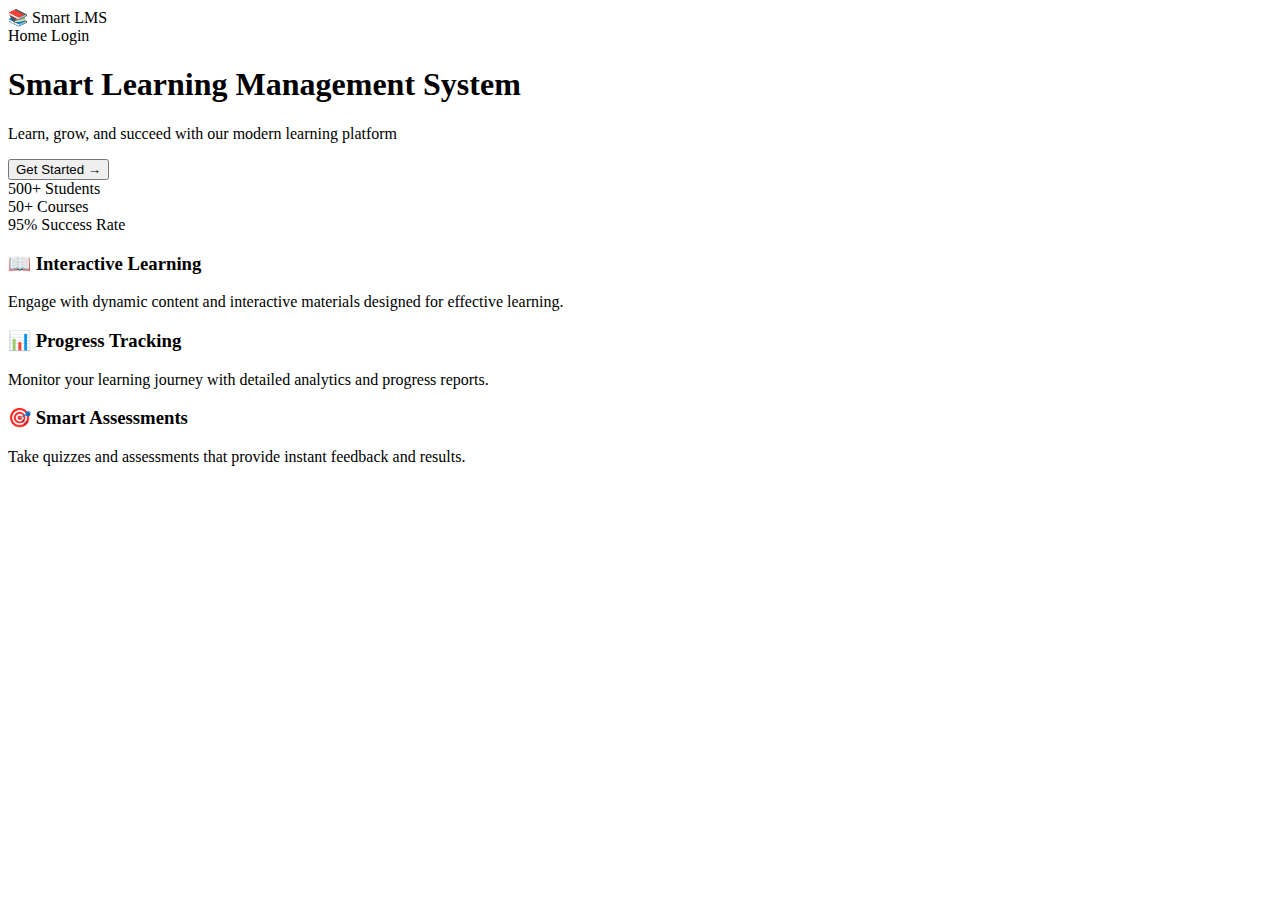
<file: src/main/resources/templates/index.html>
<!DOCTYPE html>
<html xmlns:th="http://www.thymeleaf.org">
<head>
    <meta charset="UTF-8">
    <meta name="viewport" content="width=device-width, initial-scale=1.0">
    <title>Smart LMS - Home</title>
    <link rel="stylesheet" th:href="@{/css/style.css}">
</head>
<body>
    <nav class="navbar">
        <div class="nav-container">
            <div class="nav-logo">📚 Smart LMS</div>
            <div class="nav-links">
                <a th:href="@{/}" class="active">Home</a>
                <a th:href="@{/login}">Login</a>
            </div>
        </div>
    </nav>

    <div class="hero">
        <h1>Smart Learning Management System</h1>
        <p>Learn, grow, and succeed with our modern learning platform</p>
        <a th:href="@{/login}">
            <button class="btn">Get Started →</button>
        </a>
        
        <div class="stats">
            <div class="stat-item">
                <span class="stat-number">500+</span>
                <span class="stat-label">Students</span>
            </div>
            <div class="stat-item">
                <span class="stat-number">50+</span>
                <span class="stat-label">Courses</span>
            </div>
            <div class="stat-item">
                <span class="stat-number">95%</span>
                <span class="stat-label">Success Rate</span>
            </div>
        </div>
    </div>

    <div class="main-content">
        <div class="grid">
            <div class="course-card">
                <h3>📖 Interactive Learning</h3>
                <p>Engage with dynamic content and interactive materials designed for effective learning.</p>
            </div>
            <div class="course-card">
                <h3>📊 Progress Tracking</h3>
                <p>Monitor your learning journey with detailed analytics and progress reports.</p>
            </div>
            <div class="course-card">
                <h3>🎯 Smart Assessments</h3>
                <p>Take quizzes and assessments that provide instant feedback and results.</p>
            </div>
        </div>
    </div>
</body>
</html>
</file>
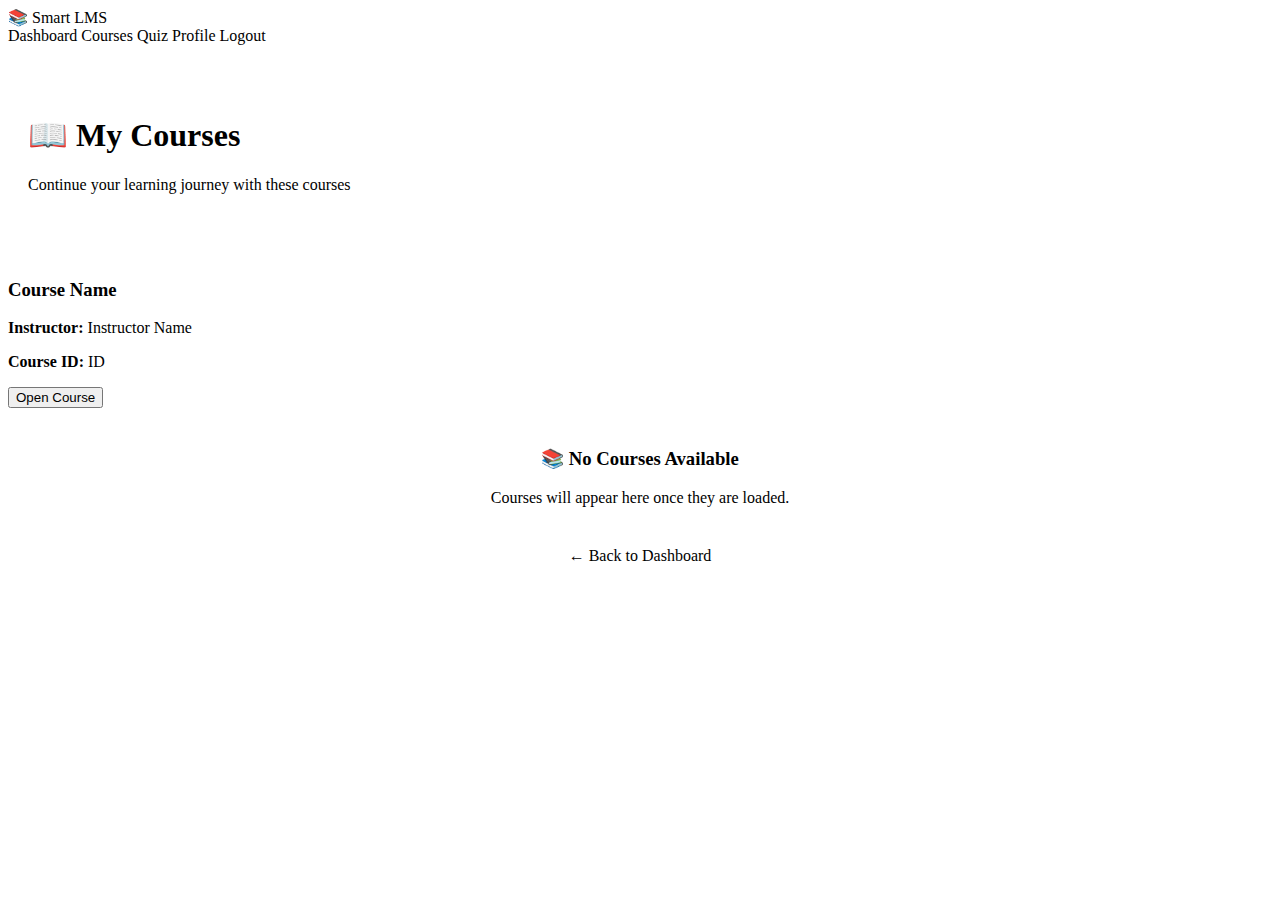
<file: src/main/resources/templates/course-list.html>
<!DOCTYPE html>
<html xmlns:th="http://www.thymeleaf.org">
<head>
    <meta charset="UTF-8">
    <meta name="viewport" content="width=device-width, initial-scale=1.0">
    <title>My Courses - Smart LMS</title>
    <link rel="stylesheet" th:href="@{/css/style.css}">
</head>
<body>
    <nav class="navbar">
        <div class="nav-container">
            <div class="nav-logo">📚 Smart LMS</div>
            <div class="nav-links">
                <a th:href="@{/dashboard}">Dashboard</a>
                <a th:href="@{/courses}" class="active">Courses</a>
                <a th:href="@{/quiz}">Quiz</a>
                <a th:href="@{/profile}">Profile</a>
                <a th:href="@{/}">Logout</a>
            </div>
        </div>
    </nav>

    <div class="hero" style="padding: 50px 20px;">
        <h1>📖 My Courses</h1>
        <p>Continue your learning journey with these courses</p>
    </div>

    <div class="main-content">
        <div class="grid" th:if="${courses}">
            <div class="course-card" th:each="course : ${courses}">
                <h3 th:text="${course.name}">Course Name</h3>
                <p><strong>Instructor:</strong> <span th:text="${course.instructor}">Instructor Name</span></p>
                <p><strong>Course ID:</strong> <span th:text="${course.id}">ID</span></p>
                <button class="btn">Open Course</button>
            </div>
        </div>
        
        <div class="card" th:unless="${courses}" style="text-align: center; margin: 40px auto;">
            <h3>📚 No Courses Available</h3>
            <p>Courses will appear here once they are loaded.</p>
        </div>
        
        <div style="text-align: center; margin-top: 30px;">
            <a th:href="@{/dashboard}" class="back-link">← Back to Dashboard</a>
        </div>
    </div>
</body>
</html>
</file>
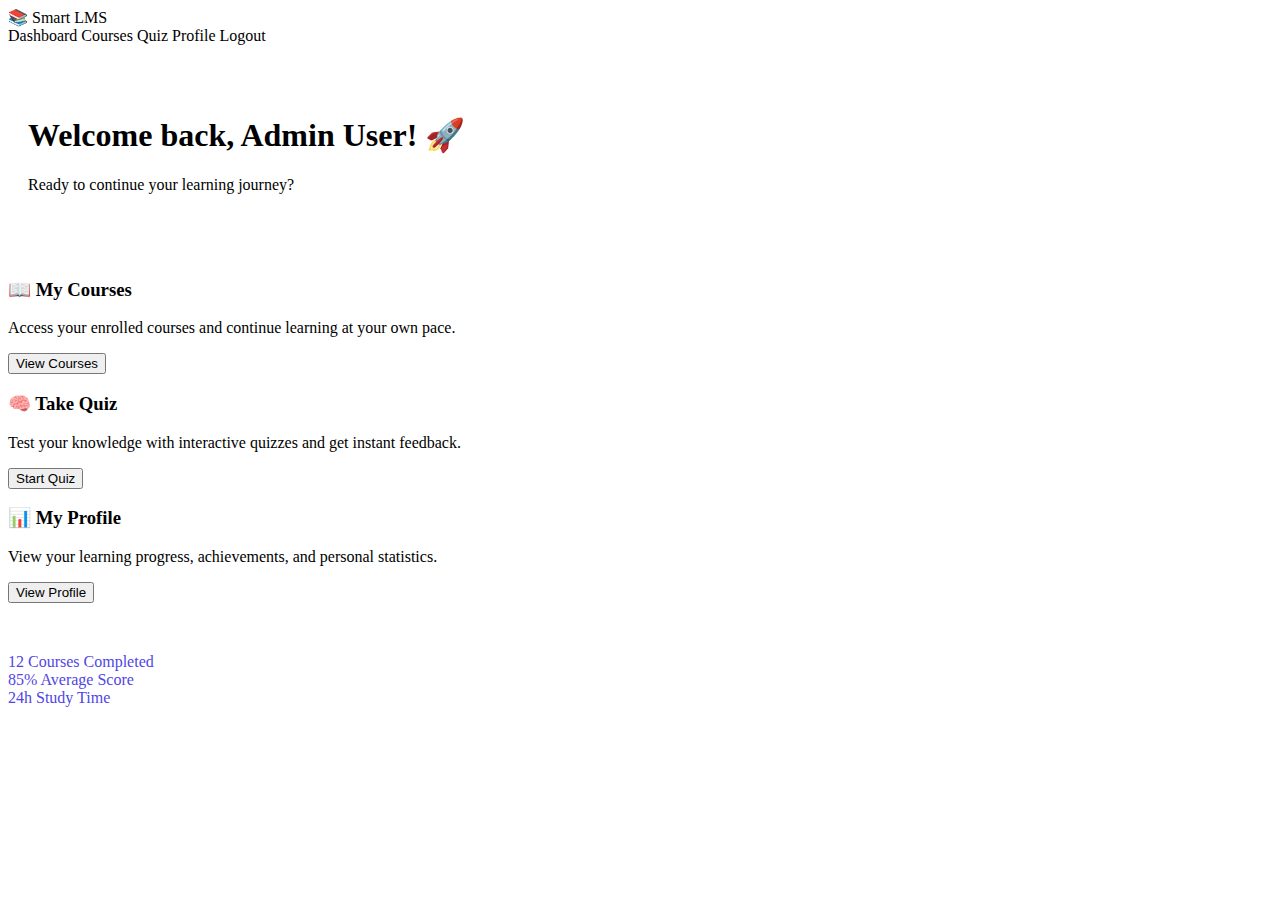
<file: src/main/resources/templates/dashboard.html>
<!DOCTYPE html>
<html xmlns:th="http://www.thymeleaf.org">
<head>
    <meta charset="UTF-8">
    <meta name="viewport" content="width=device-width, initial-scale=1.0">
    <title>Dashboard - Smart LMS</title>
    <link rel="stylesheet" th:href="@{/css/style.css}">
</head>
<body>
    <nav class="navbar">
        <div class="nav-container">
            <div class="nav-logo">📚 Smart LMS</div>
            <div class="nav-links">
                <a th:href="@{/dashboard}" class="active">Dashboard</a>
                <a th:href="@{/courses}">Courses</a>
                <a th:href="@{/quiz}">Quiz</a>
                <a th:href="@{/profile}">Profile</a>
                <a th:href="@{/}">Logout</a>
            </div>
        </div>
    </nav>

    <div class="hero" style="padding: 50px 20px;">
        <h1>Welcome back, Admin User! 🚀</h1>
        <p>Ready to continue your learning journey?</p>
    </div>

    <div class="main-content">
        <div class="grid">
            <div class="course-card">
                <h3>📖 My Courses</h3>
                <p>Access your enrolled courses and continue learning at your own pace.</p>
                <a th:href="@{/courses}">
                    <button class="btn">View Courses</button>
                </a>
            </div>
            
            <div class="course-card">
                <h3>🧠 Take Quiz</h3>
                <p>Test your knowledge with interactive quizzes and get instant feedback.</p>
                <a th:href="@{/quiz}">
                    <button class="btn">Start Quiz</button>
                </a>
            </div>
            
            <div class="course-card">
                <h3>📊 My Profile</h3>
                <p>View your learning progress, achievements, and personal statistics.</p>
                <a th:href="@{/profile}">
                    <button class="btn">View Profile</button>
                </a>
            </div>
        </div>
        
        <div class="stats" style="color: #4f46e5; margin-top: 50px;">
            <div class="stat-item">
                <span class="stat-number">12</span>
                <span class="stat-label">Courses Completed</span>
            </div>
            <div class="stat-item">
                <span class="stat-number">85%</span>
                <span class="stat-label">Average Score</span>
            </div>
            <div class="stat-item">
                <span class="stat-number">24h</span>
                <span class="stat-label">Study Time</span>
            </div>
        </div>
    </div>
</body>
</html>
</file>
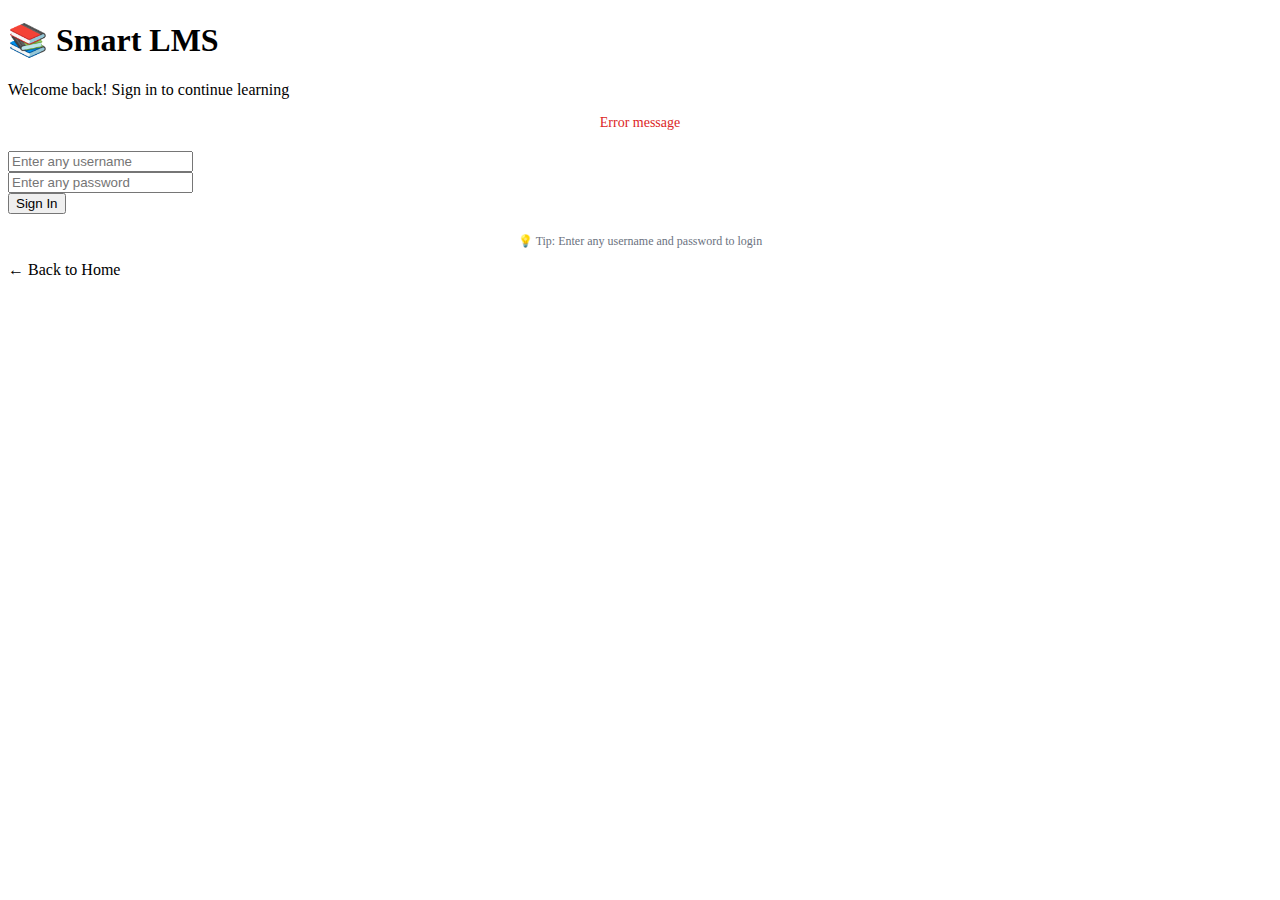
<file: src/main/resources/templates/login.html>
<!DOCTYPE html>
<html xmlns:th="http://www.thymeleaf.org">
<head>
    <meta charset="UTF-8">
    <meta name="viewport" content="width=device-width, initial-scale=1.0">
    <title>Smart LMS - Login</title>
    <link rel="stylesheet" th:href="@{/css/style.css}">
</head>
<body>
    <div class="container">
        <div class="login-card">
            <div class="logo">
                <h1>📚 Smart LMS</h1>
                <p>Welcome back! Sign in to continue learning</p>
            </div>
            
            <div th:if="${error}" style="color: #dc2626; margin-bottom: 20px; text-align: center; font-size: 14px;">
                <span th:text="${error}">Error message</span>
            </div>
            
            <form th:action="@{/login}" method="post">
                <div class="input-group">
                    <input type="text" name="username" placeholder="Enter any username" required>
                </div>
                <div class="input-group">
                    <input type="password" name="password" placeholder="Enter any password" required>
                </div>
                <button type="submit" class="btn">Sign In</button>
            </form>
            
            <div style="text-align: center; margin-top: 20px; font-size: 12px; color: #6b7280;">
                <p>💡 Tip: Enter any username and password to login</p>
            </div>
            
            <a th:href="@{/}" class="back-link">← Back to Home</a>
        </div>
    </div>
</body>
</html>
</file>
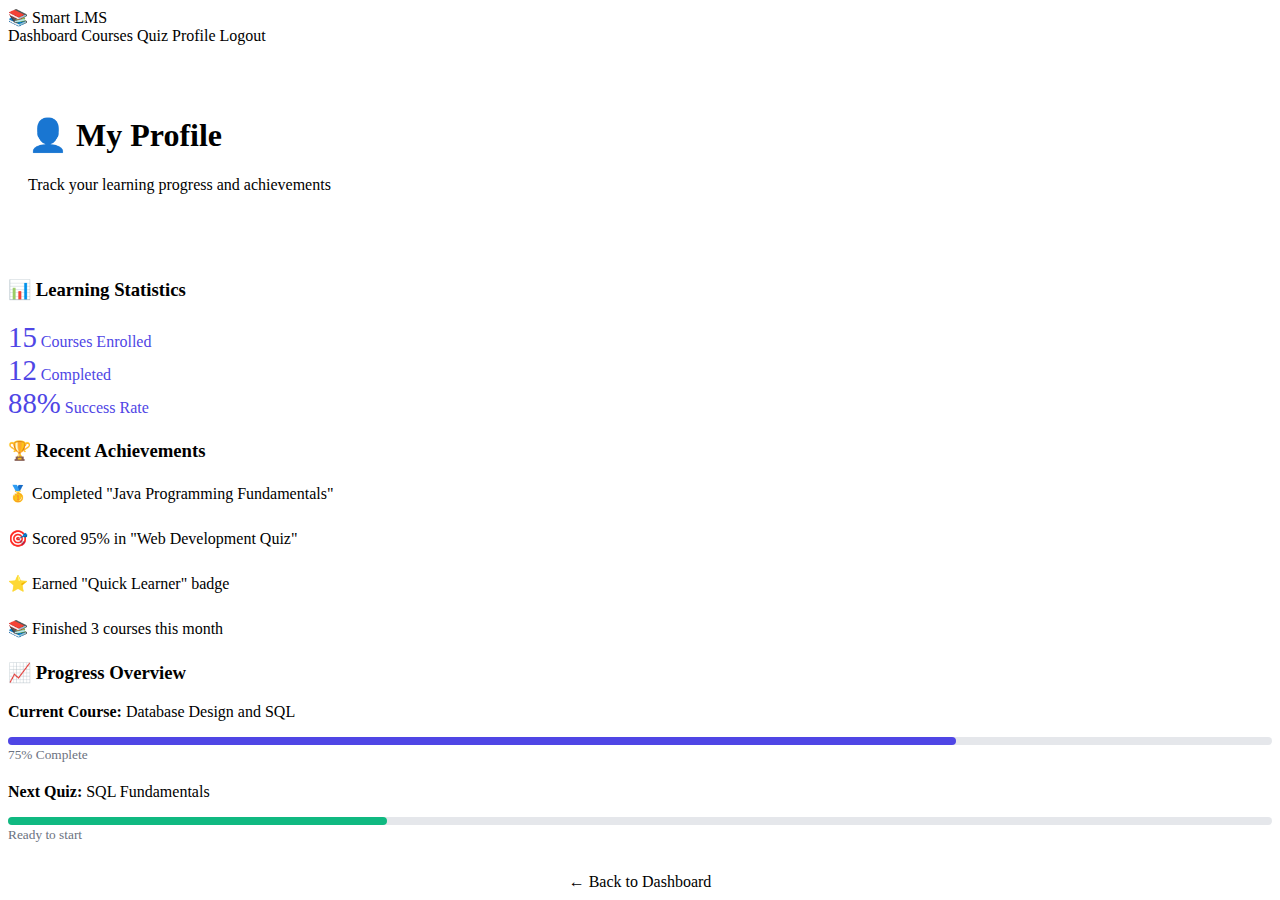
<file: src/main/resources/templates/profile.html>
<!DOCTYPE html>
<html xmlns:th="http://www.thymeleaf.org">
<head>
    <meta charset="UTF-8">
    <meta name="viewport" content="width=device-width, initial-scale=1.0">
    <title>Profile - Smart LMS</title>
    <link rel="stylesheet" th:href="@{/css/style.css}">
</head>
<body>
    <nav class="navbar">
        <div class="nav-container">
            <div class="nav-logo">📚 Smart LMS</div>
            <div class="nav-links">
                <a th:href="@{/dashboard}">Dashboard</a>
                <a th:href="@{/courses}">Courses</a>
                <a th:href="@{/quiz}">Quiz</a>
                <a th:href="@{/profile}" class="active">Profile</a>
                <a th:href="@{/}">Logout</a>
            </div>
        </div>
    </nav>

    <div class="hero" style="padding: 50px 20px;">
        <h1>👤 My Profile</h1>
        <p>Track your learning progress and achievements</p>
    </div>

    <div class="main-content">
        <div class="grid">
            <div class="course-card">
                <h3>📊 Learning Statistics</h3>
                <div class="stats" style="color: #4f46e5; margin: 20px 0;">
                    <div class="stat-item">
                        <span class="stat-number" style="font-size: 1.8rem;">15</span>
                        <span class="stat-label">Courses Enrolled</span>
                    </div>
                    <div class="stat-item">
                        <span class="stat-number" style="font-size: 1.8rem;">12</span>
                        <span class="stat-label">Completed</span>
                    </div>
                    <div class="stat-item">
                        <span class="stat-number" style="font-size: 1.8rem;">88%</span>
                        <span class="stat-label">Success Rate</span>
                    </div>
                </div>
            </div>
            
            <div class="course-card">
                <h3>🏆 Recent Achievements</h3>
                <div style="text-align: left; line-height: 1.8;">
                    <p>🥇 Completed "Java Programming Fundamentals"</p>
                    <p>🎯 Scored 95% in "Web Development Quiz"</p>
                    <p>⭐ Earned "Quick Learner" badge</p>
                    <p>📚 Finished 3 courses this month</p>
                </div>
            </div>
            
            <div class="course-card">
                <h3>📈 Progress Overview</h3>
                <div style="text-align: left;">
                    <div style="margin-bottom: 20px;">
                        <p><strong>Current Course:</strong> Database Design and SQL</p>
                        <div style="background: #e5e7eb; border-radius: 8px; height: 8px; margin-top: 8px;">
                            <div style="background: #4f46e5; height: 100%; width: 75%; border-radius: 8px;"></div>
                        </div>
                        <small style="color: #6b7280;">75% Complete</small>
                    </div>
                    
                    <div style="margin-bottom: 20px;">
                        <p><strong>Next Quiz:</strong> SQL Fundamentals</p>
                        <div style="background: #e5e7eb; border-radius: 8px; height: 8px; margin-top: 8px;">
                            <div style="background: #10b981; height: 100%; width: 30%; border-radius: 8px;"></div>
                        </div>
                        <small style="color: #6b7280;">Ready to start</small>
                    </div>
                </div>
            </div>
        </div>
        
        <div style="text-align: center; margin-top: 30px;">
            <a th:href="@{/dashboard}" class="back-link">← Back to Dashboard</a>
        </div>
    </div>
</body>
</html>
</file>
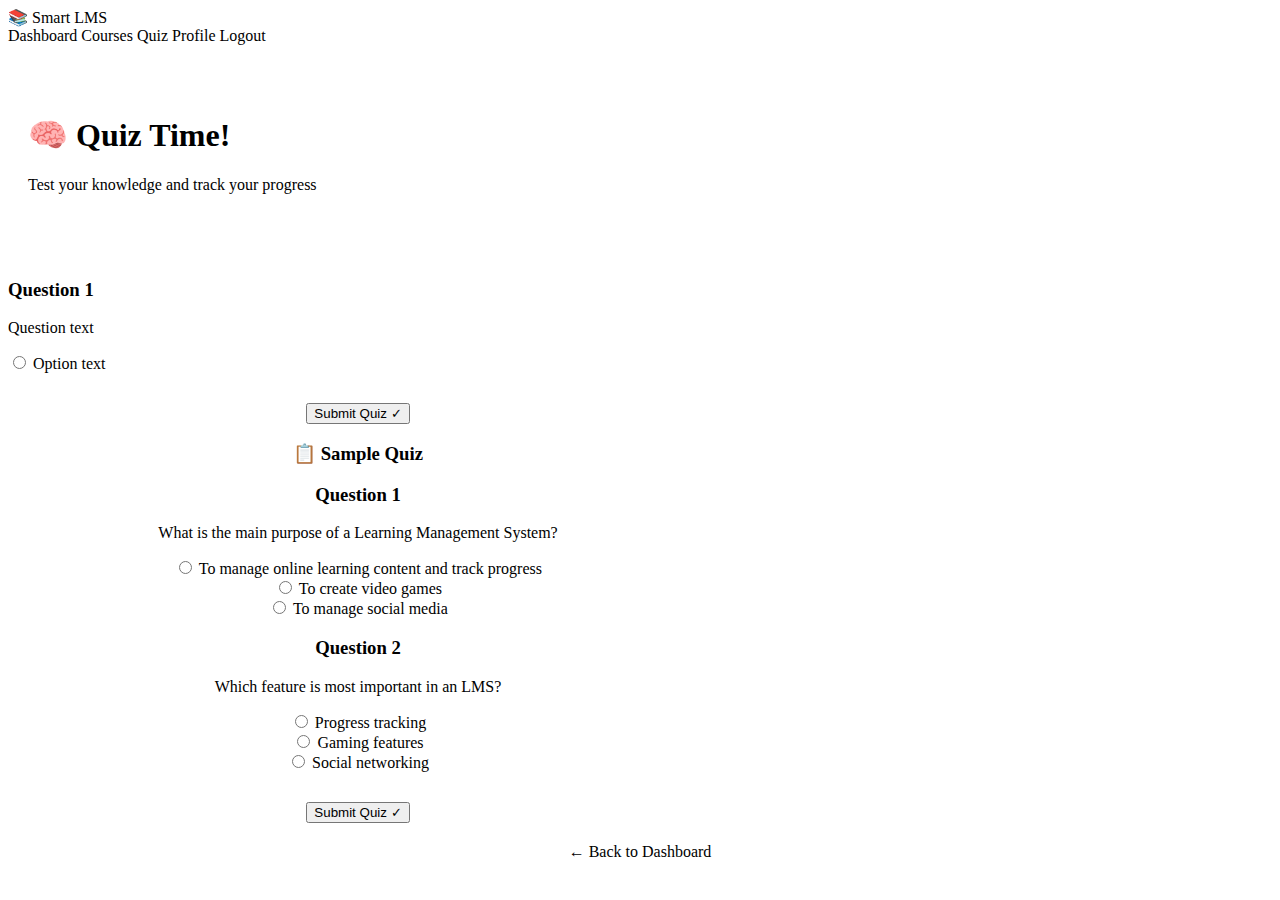
<file: src/main/resources/templates/quiz.html>
<!DOCTYPE html>
<html xmlns:th="http://www.thymeleaf.org">
<head>
    <meta charset="UTF-8">
    <meta name="viewport" content="width=device-width, initial-scale=1.0">
    <title>Quiz - Smart LMS</title>
    <link rel="stylesheet" th:href="@{/css/style.css}">
</head>
<body>
    <nav class="navbar">
        <div class="nav-container">
            <div class="nav-logo">📚 Smart LMS</div>
            <div class="nav-links">
                <a th:href="@{/dashboard}">Dashboard</a>
                <a th:href="@{/courses}">Courses</a>
                <a th:href="@{/quiz}" class="active">Quiz</a>
                <a th:href="@{/profile}">Profile</a>
                <a th:href="@{/}">Logout</a>
            </div>
        </div>
    </nav>

    <div class="hero" style="padding: 50px 20px;">
        <h1>🧠 Quiz Time!</h1>
        <p>Test your knowledge and track your progress</p>
    </div>

    <div class="main-content">
        <div class="container">
            <div class="card" style="max-width: 700px;">
                <form th:action="@{/quiz}" method="post" th:if="${questions}">
                    <div class="quiz-question" th:each="question, stat : ${questions}">
                        <h3 th:text="'Question ' + ${stat.count}">Question 1</h3>
                        <p th:text="${question.text}">Question text</p>
                        
                        <div th:each="option : ${question.options}">
                            <div class="quiz-option">
                                <input type="radio" th:name="'question_' + ${stat.index}" th:value="${option}">
                                <span th:text="${option}">Option text</span>
                            </div>
                        </div>
                    </div>
                    
                    <div style="text-align: center; margin-top: 30px;">
                        <button type="submit" class="btn">Submit Quiz ✓</button>
                    </div>
                </form>
                
                <div th:unless="${questions}" style="text-align: center;">
                    <h3>📋 Sample Quiz</h3>
                    <div class="quiz-question">
                        <h3>Question 1</h3>
                        <p>What is the main purpose of a Learning Management System?</p>
                        <div class="quiz-option">
                            <input type="radio" name="q1" value="a">
                            <span>To manage online learning content and track progress</span>
                        </div>
                        <div class="quiz-option">
                            <input type="radio" name="q1" value="b">
                            <span>To create video games</span>
                        </div>
                        <div class="quiz-option">
                            <input type="radio" name="q1" value="c">
                            <span>To manage social media</span>
                        </div>
                    </div>
                    
                    <div class="quiz-question">
                        <h3>Question 2</h3>
                        <p>Which feature is most important in an LMS?</p>
                        <div class="quiz-option">
                            <input type="radio" name="q2" value="a">
                            <span>Progress tracking</span>
                        </div>
                        <div class="quiz-option">
                            <input type="radio" name="q2" value="b">
                            <span>Gaming features</span>
                        </div>
                        <div class="quiz-option">
                            <input type="radio" name="q2" value="c">
                            <span>Social networking</span>
                        </div>
                    </div>
                    
                    <div style="text-align: center; margin-top: 30px;">
                        <button class="btn">Submit Quiz ✓</button>
                    </div>
                </div>
            </div>
        </div>
        
        <div style="text-align: center; margin-top: 20px;">
            <a th:href="@{/dashboard}" class="back-link">← Back to Dashboard</a>
        </div>
    </div>
</body>
</html>
</file>
